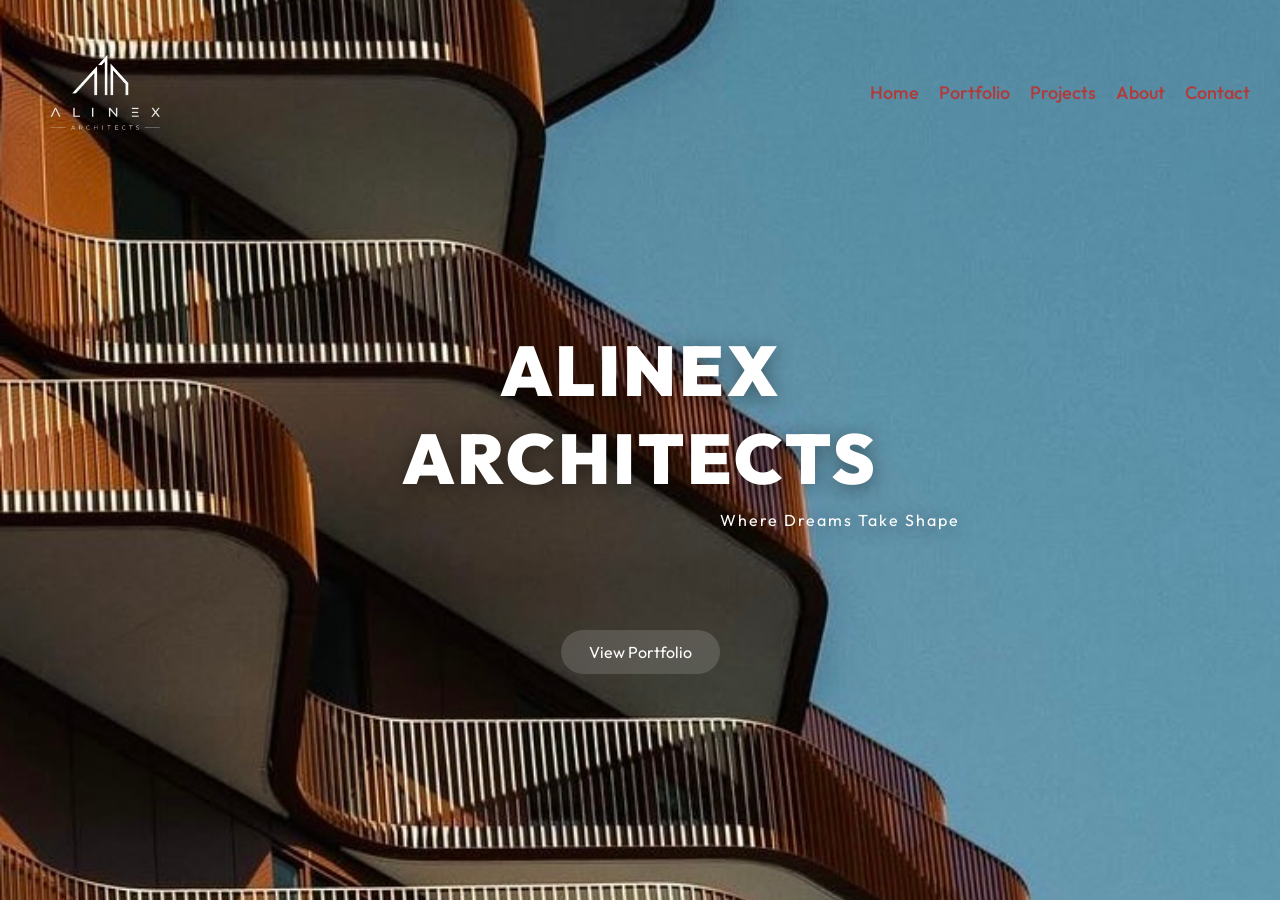
<file: index.html>
<!DOCTYPE html>
<html lang="en">
<head>
<meta charset="UTF-8">
<meta name="viewport" content="width=device-width, initial-scale=1.0">

<title>Alinex Architects</title>

<link rel="stylesheet" href="home2.css">

<link href="https://fonts.googleapis.com/css2?family=Outfit:wght@300;400;500;700;900&display=swap" rel="stylesheet">

</head>
<body>

    <!-- NAVBAR -->
    <nav class="navbar">

        <div class="logo">
            <img src="logo2.png" alt="logo">
        </div>
<div class="mobile-menu">

    <div class="menu-toggle" id="menu-toggle">
        ☰
    </div>

    <ul id="nav-links">
        <li><a href="index.html">Home</a></li>
      <li><a href="PORTFOLIO.pdf" target="_blank">Portfolio</a></li>
        <li><a href="#">Projects</a></li>
        <li><a href="about.html">About</a></li>
        <li><a href="contact.html">Contact</a></li>
        
    </ul>

</div>

    </nav>

    <!-- HERO SECTION -->
   <section class="hero">

    <!-- <div class="marquee">
        <span>🚧 Site Under Construction,
        Don't worry — we are more consistent than your motivation.
        Stay tuned. Something amazing is being built.</span>
    </div> -->

    <img src="pic5.jpeg" alt="Architecture" class="bg-img">

    <div class="hero-title">
        <div class="brand">

            <h1>ALINEX ARCHITECTS</h1>
            <p>Where Dreams Take Shape</p>

            <a href="PORTFOLIO.pdf" class="portfolio-btn">
                View Portfolio
            </a>

        </div>
    </div>

</section>
     <script>
const menuToggle = document.getElementById("menu-toggle");
const navLinks = document.getElementById("nav-links");

menuToggle.addEventListener("click", () => {
    navLinks.classList.toggle("active");
});
</script>

</body>
</html>
</file>
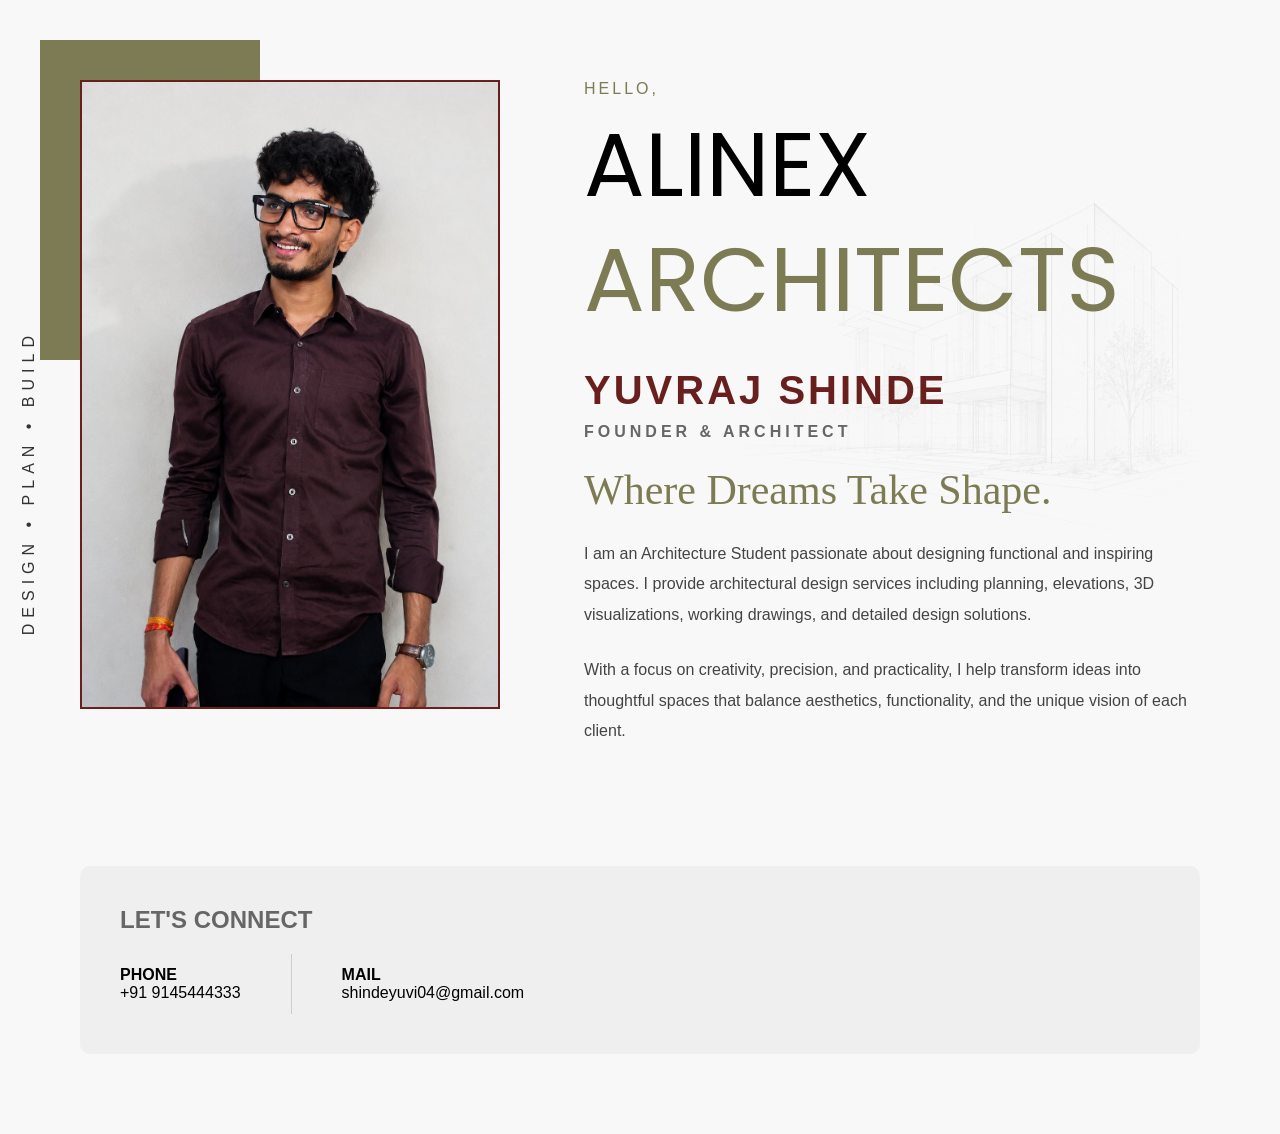
<file: about.html>
<!DOCTYPE html>
<html lang="en">
<head>
<meta charset="UTF-8">
<meta name="viewport" content="width=device-width, initial-scale=1.0">

<title>About | Alinex Architects</title>

<link rel="stylesheet" href="about.css">

<!-- <link href="https://fonts.googleapis.com/css2?family=Playfair+Display:wght@400;600&family=Outfit:wght@300;400;500;600;700&display=swap" rel="stylesheet"> -->
    <link href="https://fonts.googleapis.com/css2?family=Poppins:wght@400;500;600;700&display=swap" rel="stylesheet">

</head>
<body>

<section class="about-container">

    <!-- LEFT SIDE -->

    <div class="about-image">

        <div class="green-box"></div>

        <div class="vertical-text">
            DESIGN • PLAN • BUILD
        </div>

        <img src="yvpic.jpeg" alt="Yuvraj Shinde">

    </div>

    <!-- RIGHT SIDE -->

    <div class="about-content">

        <div class="hello">
            <span>HELLO,</span>
            <!-- <div class="line"></div> -->
        </div>

        <h1>ALINEX</h1>

        <h2>ARCHITECTS</h2>

        <h3>YUVRAJ SHINDE</h3>

        <h4>FOUNDER & ARCHITECT</h4>

        <div class="tagline">
            Where Dreams Take Shape.
        </div>

        <p>
            I am an Architecture Student passionate about designing
            functional and inspiring spaces. I provide architectural
            design services including planning, elevations,
            3D visualizations, working drawings, and detailed
            design solutions.
        </p>

        <p>
            With a focus on creativity, precision, and practicality,
            I help transform ideas into thoughtful spaces that
            balance aesthetics, functionality, and the unique
            vision of each client.
        </p>

        <img src="buildingsketch.png" class="building-sketch">

    </div>

</section>

<section class="contact-box">

    <h2>LET'S CONNECT</h2>

    <div class="contact-row">

        <div>
            <h4>PHONE</h4>
            <p>+91 9145444333</p>
        </div>

        <div class="divider"></div>

        <div>
            <h4>MAIL</h4>
            <p>shindeyuvi04@gmail.com</p>
        </div>

    </div>

</section>

</body>
</html>
</file>
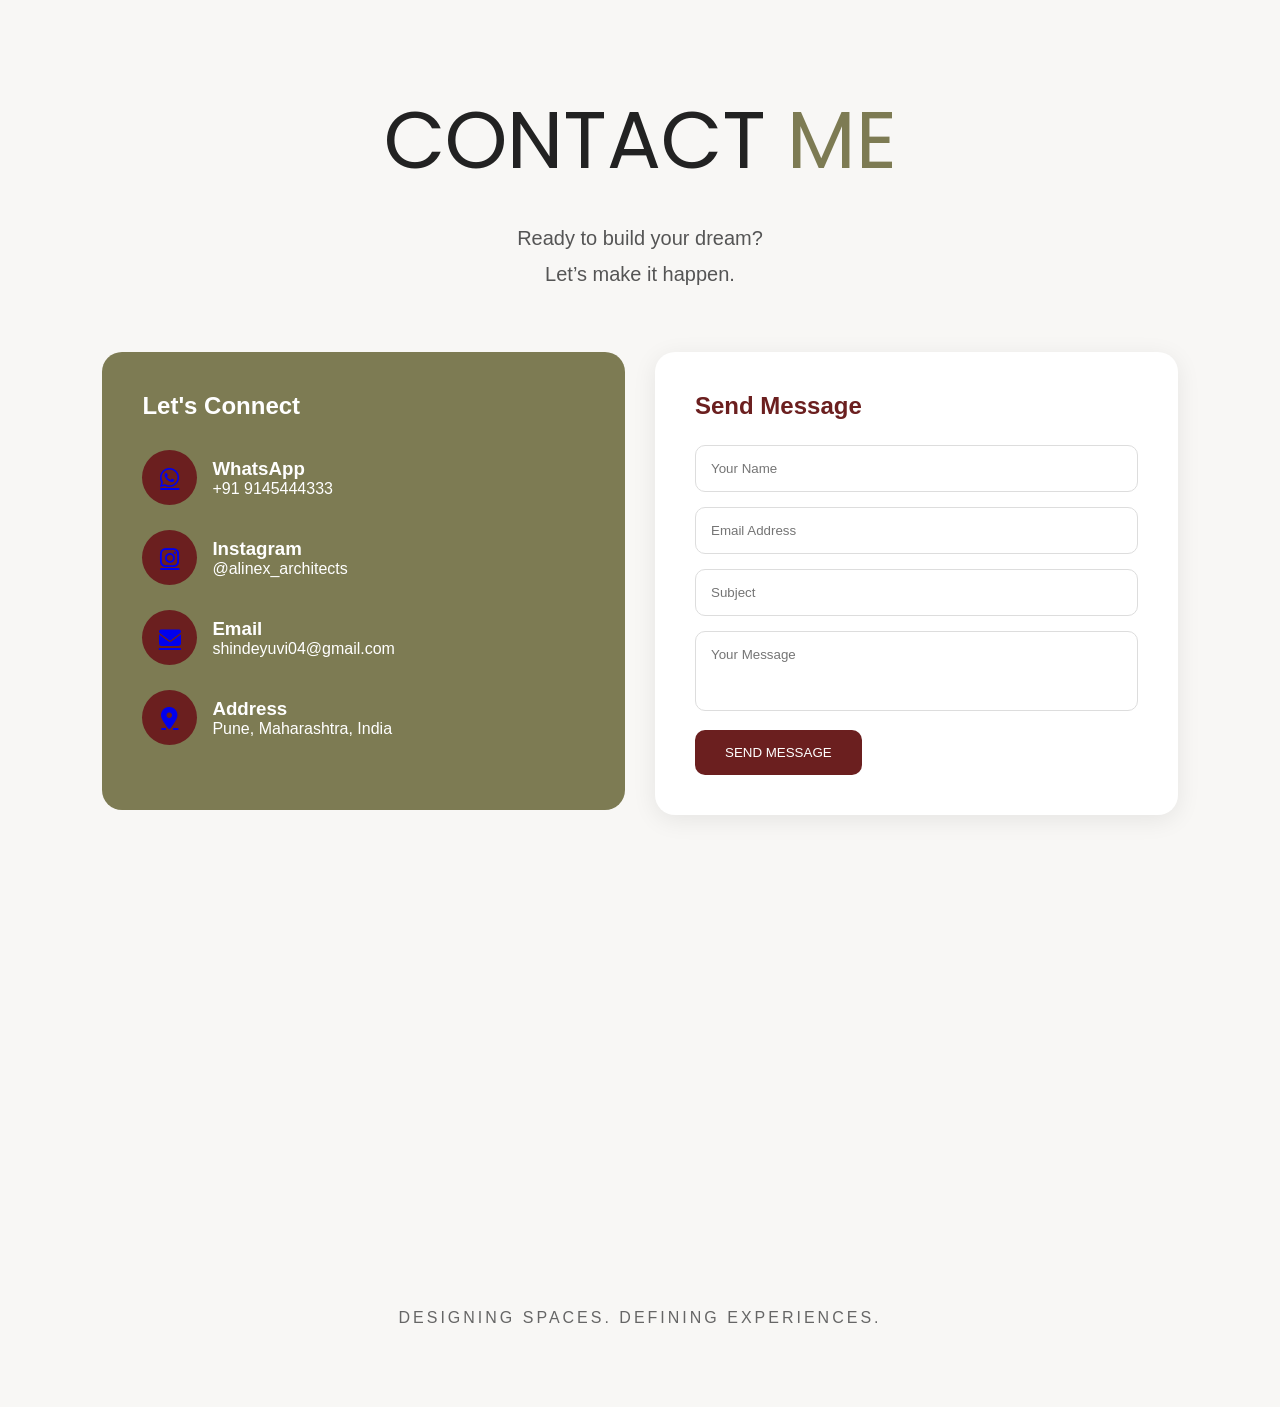
<file: contact.html>
<!DOCTYPE html>
<html lang="en">
<head>
<meta charset="UTF-8">
<meta name="viewport" content="width=device-width, initial-scale=1.0">

<title>Contact | Alinex Architects</title>

<link rel="stylesheet" href="contact.css">

<link href="https://fonts.googleapis.com/css2?family=Poppins:wght@400;500;600;700&display=swap" rel="stylesheet">


<link rel="stylesheet"
href="https://cdnjs.cloudflare.com/ajax/libs/font-awesome/6.5.1/css/all.min.css">

</head>
<script>

function showMessage(){

    alert("Message sent successfully!");

}

</script>
<body>

<section class="contact-section">

    <div class="contact-header">

        <h1>
            CONTACT <span>ME</span>
        </h1>

        <p>
            Ready to build your dream?<br>
 Let’s make it happen.
        </p>

    </div>

    <div class="contact-container">

        <!-- LEFT -->

      
<div class="contact-info">

    <h2>Let's Connect</h2>

    <!-- WhatsApp -->

    <div class="info-box">

        <a href="https://wa.me/919145444333"
           target="_blank"
           class="icon-link">

            <div class="icon">
                <i class="fa-brands fa-whatsapp"></i>
            </div>

        </a>

        <div>
            <h3>WhatsApp</h3>
            <p>+91 9145444333</p>
        </div>

    </div>

    <!-- Instagram -->

    <div class="info-box">

        <a href="https://www.instagram.com/alinex_architects/"
           target="_blank"
           class="icon-link">

            <div class="icon">
                <i class="fa-brands fa-instagram"></i>
            </div>

        </a>

        <div>
            <h3>Instagram</h3>
            <p>@alinex_architects</p>
        </div>

    </div>

    <!-- Email -->

    <div class="info-box">

        <a href="mailto:shindeyuvi04@gmail.com"
           class="icon-link">

            <div class="icon">
                <i class="fa-solid fa-envelope"></i>
            </div>

        </a>

        <div>
            <h3>Email</h3>
            <p>shindeyuvi04@gmail.com</p>
        </div>

    </div>

    <!-- Address -->

    <div class="info-box">

        <a href="https://maps.google.com/?q=Baner,Pune"
           target="_blank"
           class="icon-link">

            <div class="icon">
                <i class="fa-solid fa-location-dot"></i>
            </div>

        </a>

        <div>
            <h3>Address</h3>
            <p>Pune, Maharashtra, India</p>
        </div>

    </div>

</div>

        <!-- RIGHT -->

        <div class="contact-form">

            <h2>Send Message</h2>

            <form>

                <input type="text"
                placeholder="Your Name">

                <input type="email"
                placeholder="Email Address">

                <input type="text"
                placeholder="Subject">

                <textarea
                placeholder="Your Message"></textarea>

               <button type="button" onclick="showMessage()">
    SEND MESSAGE
</button>            </form>

        </div>

    </div>

    <!-- MAP -->

    <div class="map-section">

        <iframe src="https://www.google.com/maps/embed?pb=!1m18!1m12!1m3!1d60516.99564776086!2d73.70754846980886!3d18.559957199663213!2m3!1f0!2f0!3f0!3m2!1i1024!2i768!4f13.1!3m3!1m2!1s0x3bc2becff05dd3cb%3A0xa1911297fb7fab7d!2sBaner%2C%20Pune%2C%20Maharashtra!5e0!3m2!1sen!2sin!4v1780252589917!5m2!1sen!2sin" width="400" height="300" style="border:0;" allowfullscreen="" loading="lazy" referrerpolicy="no-referrer-when-downgrade"></iframe>    </div>

    <!-- FOOTER -->

    <div class="footer">

        DESIGNING SPACES. DEFINING EXPERIENCES.

    </div>

</section>

</body>
</html>
</file>
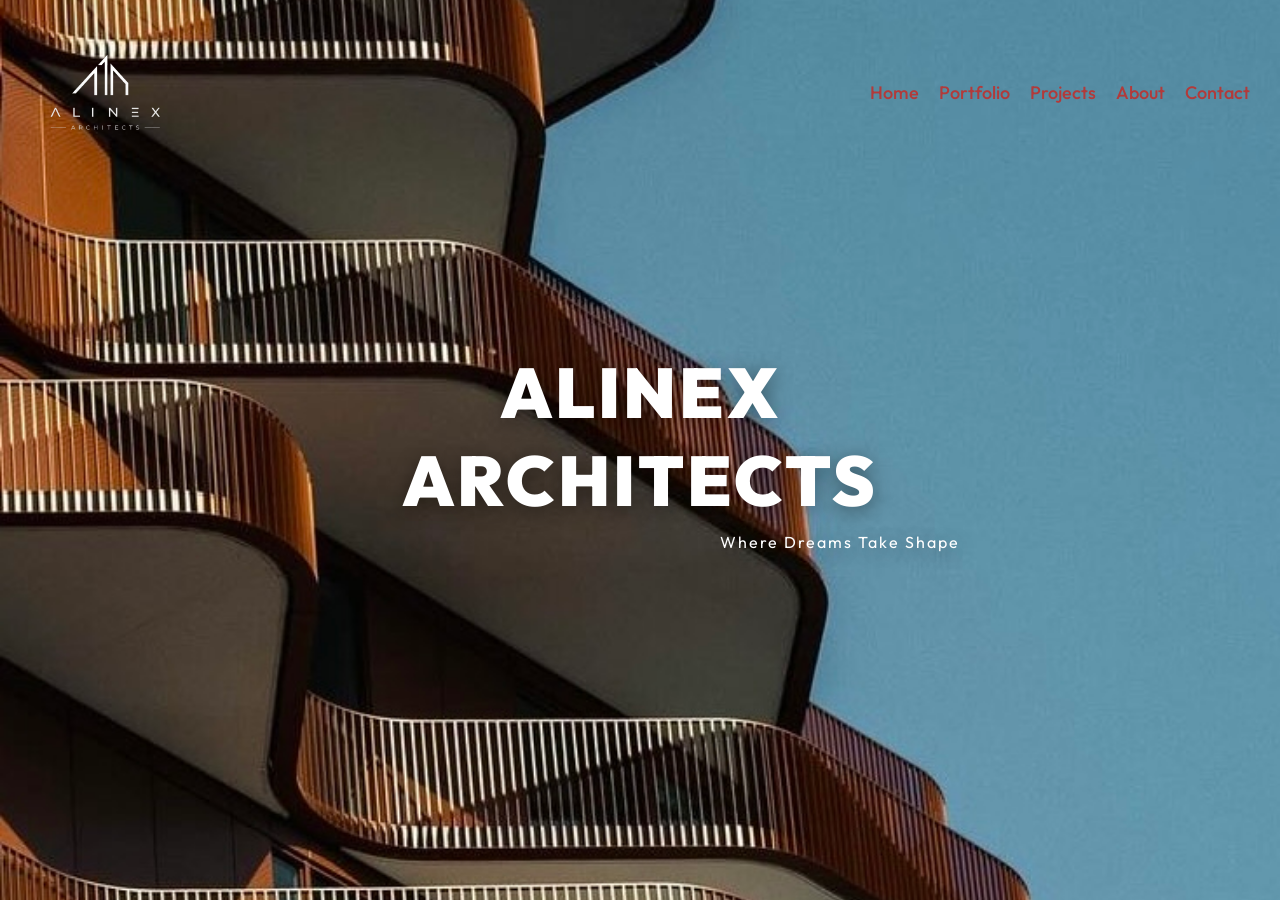
<file: home2.html>
<!DOCTYPE html>
<html lang="en">
<head>
<meta charset="UTF-8">
<meta name="viewport" content="width=device-width, initial-scale=1.0">

<title>Alinex Architects</title>

<link rel="stylesheet" href="home2.css">

<link href="https://fonts.googleapis.com/css2?family=Outfit:wght@300;400;500;700;900&display=swap" rel="stylesheet">

</head>
<body>

    <!-- NAVBAR -->
    <nav class="navbar">

        <div class="logo">
            <img src="logo2.png" alt="logo">
        </div>
<div class="mobile-menu">

    <div class="menu-toggle" id="menu-toggle">
        ☰
    </div>

    <ul id="nav-links">
        <li><a href="#">Home</a></li>
        <li><a href="PORTFOLIO.pdf" target="_blank">Portfolio</a></li>
        <li><a href="#">Projects</a></li>
        <li><a href="about.html">About</a></li>
        <li><a href="contact.html">Contact</a></li>
        
    </ul>

</div>

    </nav>

    <!-- HERO SECTION -->
    <section class="hero">
<div class="marquee">
    <!-- for marquee -->
    <span>🚧 Site Under Construction,
Don't worry — we are more consistent than your motivation.

Stay tuned. Something amazing is being built.</span>
</div>
        <img src="pic5.jpeg" alt="Architecture" class="bg-img">

        <div class="hero-title">

            <div class="brand">

                <h1>ALINEX ARCHITECTS</h1>

                <p>Where Dreams Take Shape</p>

            </div>

        </div>

    </section>

     <script>
const menuToggle = document.getElementById("menu-toggle");
const navLinks = document.getElementById("nav-links");

menuToggle.addEventListener("click", () => {
    navLinks.classList.toggle("active");
});
</script>

</body>
</html>
</file>
<file: home2.css>
/* RESET */
*{
    margin:0;
    padding:0;
    box-sizing:border-box;
}

/* BODY */
body{
    font-family:'Outfit', sans-serif;
    overflow-x:hidden;
}

/* NAVBAR */
.navbar{
    position:fixed;
    top:0;
    width:100%;

    display:flex;
    justify-content:space-between;
    align-items:center;

    padding:15px 30px;

    z-index:1000;
}
.mobile-menu{
    position:relative;
}
/* LOGO */
.logo img{
    height:150px;
}

/* NAV LINKS */
.navbar ul{
    display:flex;
    gap:20px;
    list-style:none;
}

.navbar ul li a{
    text-decoration:none;
    color:#b23a3a;
    font-size:18px;
    font-weight:500;
    transition:0.3s;
}

.navbar ul li a:hover{
    color:#5f7742;
}

/* HERO */
.hero{
    position:relative;
    width:100%;
    height:100vh;
}

/* IMAGE */
.bg-img{
    width:100%;
    height:100%;
    object-fit:cover;
}

/* CENTER TEXT */
.hero-title{
    position:absolute;
    top:50%;
    left:50%;
    transform:translate(-50%, -50%);
}

/* BRAND */
.brand{
    text-align:center;
}

/* MAIN TITLE */
.brand h1{
    font-size:70px;     /* smaller than previous */
    font-weight:900;
    color:white;
    letter-spacing:3px;
    text-transform:uppercase;
    text-shadow:0 4px 20px rgba(0,0,0,0.4);
}

/* SUB TITLE */
.brand p{
    margin-top:8px;
    text-align:right;
    font-size:16px;
    font-weight:400;
    color:white;
    letter-spacing:2px;
    text-shadow:0 4px 20px rgba(0,0,0,0.4);
}

/* Hide hamburger on desktop */
.menu-toggle{
    display:none;
    font-size:32px;
    cursor:pointer;
    color:#b23a3a;
}

/* Mobile */
@media screen and (max-width:768px){

   .logo img{
    margin-left:-30px;
}
    
    .menu-toggle{
        display:block;
    }

    .navbar ul{
    display:none;
    flex-direction:column;

    position:absolute;

    top:100%;
    right:0;

    margin-top:3px;

    background:white;

    padding:10px 7px;

    border-radius:10px;

    box-shadow:0 5px 20px rgba(0,0,0,0.2);

    min-width:180px;
}

    .menu-toggle{
    display:block;
    position:relative;
}
    .navbar ul.active{
        display:flex;
    }

    .brand h1{
        font-size:45px;
    }

    .brand p{
        font-size:15px;
    }
}


/* for maruqee */
.marquee{
    position:absolute;
    top:150px;
    width:100%;
    overflow:hidden;
    white-space:nowrap;
    color:white;
    /* color:#d4af37; */
}

.marquee span{
    display:inline-block;
    padding-left:100%;

    font-size:60px;
    font-weight:900;

    color:rgba(255,255,255,0.15);

    text-transform:uppercase;

    animation:scroll 20s linear infinite;
}

.portfolio-btn{
    display:inline-flex;
    align-items:center;
    gap:15px;
    padding:12px 28px;
    border:none;
    border-radius:50px;
    color:white;
    text-decoration:none;
    background:rgba(255,255,255,0.15);
    backdrop-filter:blur(10px);
    position:relative;
    top:100px;
}

/* .portfolio-btn{
    display:inline-block;
    margin-top:25px;
    padding:12px 28px;
    border-radius:50px;
    background:rgba(255,255,255,0.2);
    backdrop-filter:blur(10px);
    color:white;
    text-decoration:none;
    font-weight:500;
    position:relative;
    top:30px;
} */

@keyframes scroll{
    from{
        transform:translateX(0);
    }

    to{
        transform:translateX(-100%);
    }
}
</file>
<file: about.css>
*{
    margin:0;
    padding:0;
    box-sizing:border-box;
}

body{
    background:#f8f8f8;
    font-family:'Outfit',sans-serif;
}

.about-container{

    width:100%;

    display:flex;

    justify-content:space-between;

    padding:80px;

    position:relative;
}

/* LEFT */

.about-image{

    width:40%;

    position:relative;
}

.green-box{

    position:absolute;

    width:220px;
    height:320px;

    background:#7d7b53;

    top:-40px;
    left:-40px;

    z-index:1;
}

.about-image img{

    width:420px;

    border:2px solid #6a1f1f;

    position:relative;

    z-index:2;
}

.vertical-text{

    position:absolute;

    left:-60px;
    top:250px;

    writing-mode:vertical-rl;

    transform:rotate(180deg);

    letter-spacing:6px;

    color:#333;
}

/* RIGHT */

.about-content{

    width:55%;

    position:relative;
}

.hello{

    display:flex;

    align-items:center;

    gap:20px;
}

.line{

    width:250px;

    height:2px;

    background:#7d7b53;
}

.hello span{

    color:#7d7b53;

    letter-spacing:3px;
}

.about-content h1{

    font-size:90px;

    font-family:'Poppins',sans-serif;

    font-weight:400;
}

.about-content h2{

    font-size:90px;

    color:#7d7b53;

    font-family:'Poppins',sans-serif;

    font-weight:400;

    margin-top:-20px;
}

.about-content h3{

    margin-top:20px;

    color:#6a1f1f;

    font-size:40px;

    letter-spacing:3px;
}

.about-content h4{

    color:#666;

    letter-spacing:4px;

    margin-top:10px;
}

.tagline{

    margin-top:25px;

    font-size:42px;

    color:#7d7b53;

    font-family:cursive;
}

.about-content p{

    margin-top:25px;

    max-width:650px;

    line-height:1.9;

    color:#444;
}

.building-sketch{

    position:absolute;

    right:0;

    top:100px;

    width:550px;

    opacity:0.12;

    z-index:-1;
}

/* CONTACT */

.contact-box{

    margin:40px 80px 80px;

    padding:40px;

    background:#efefef;

    border-radius:10px;
}

.contact-box h2{

    color:#666;

    margin-bottom:20px;
}

.contact-row{

    display:flex;

    align-items:center;

    gap:50px;
}

.divider{

    width:1px;

    height:60px;

    background:#ccc;
}

/* =========================
   MOBILE VIEW
========================= */

@media screen and (max-width:768px){

    .about-container{
        flex-direction:column;
        padding:40px 20px;
        overflow:hidden;
    }

    /* LEFT SECTION */

    .about-image{
        width:100%;
        display:flex;
        justify-content:center;
        position:relative;
        margin-bottom:40px;
    }

    .green-box{
        width:140px;
        height:220px;

        top:-20px;
        left:20px;
    }

    .about-image img{
        width:280px;
        max-width:100%;
    }

    .vertical-text{
        left:-5px;
        top:120px;

        font-size:10px;
        letter-spacing:3px;
    }

    /* RIGHT SECTION */

    .about-content{
        width:100%;
        text-align:left;
    }

    .hello{
        gap:10px;
    }

    .line{
        width:100px;
    }

    .about-content h1{
        font-size:52px;
        line-height:1;
    }

    .about-content h2{
        font-size:52px;
        line-height:1;
        margin-top:-5px;
    }

    .about-content h3{
        font-size:26px;
        letter-spacing:1px;
    }

    .about-content h4{
        font-size:12px;
        letter-spacing:2px;
    }

    .tagline{
        font-size:28px;
    }

    .about-content p{
        font-size:15px;
        line-height:1.8;
    }

    /* BUILDING SKETCH */

    .building-sketch{
        width:100%;
        right:0;
        top:250px;
        opacity:0.08;
    }

    /* CONTACT */

    .contact-box{
        margin:20px;
        padding:25px;
    }

    .contact-box h2{
        font-size:22px;
    }

    .contact-row{
        flex-direction:column;
        align-items:flex-start;
        gap:20px;
    }

    .divider{
        display:none;
    }
}
</file>
<file: contact.css>
*{
    margin:0;
    padding:0;
    box-sizing:border-box;
}

body{
    font-family:'Outfit',sans-serif;
    background:#f8f7f5;
    color:#222;
}

/* HEADER */

.contact-section{
    padding:80px 8%;
}

.contact-header{
    text-align:center;
    margin-bottom:60px;
}

.contact-header h1{
    font-family:'Poppins',sans-serif;
    font-size:80px;
    font-weight:400;
}

.contact-header span{
    color:#7d7b53;
}

.contact-header p{
    margin-top:20px;
    font-size:20px;
    color:#555;
    line-height:1.8;
}

/* MAIN SECTION */

.contact-container{

    display:flex;

    gap:30px;

    align-items:flex-start;
}

/* LEFT CARD */

.contact-info{

    background:#7d7b53;

    color:white;

    padding:40px;

    border-radius:20px;

    width:50%;
}

.contact-info h2{
    margin-bottom:30px;
}

.info-box{
    display:flex;
    gap:15px;
    margin-bottom:25px;
    align-items:center;
}

.icon{
    width:55px;
    height:55px;

    background:#6b1f1f;

    border-radius:50%;

    display:flex;
    justify-content:center;
    align-items:center;

    font-size:22px;
}

/* FORM */

.contact-form{

    background:white;

    padding:40px;

    border-radius:20px;

    width:50%;

    box-shadow:0 5px 25px rgba(0,0,0,0.08);
}

.contact-form h2{
    margin-bottom:25px;
    color:#6b1f1f;
}

.contact-form input,
.contact-form textarea{

    width:100%;

    padding:15px;

    margin-bottom:15px;

    border:1px solid #ddd;

    border-radius:10px;

    font-family:'Outfit',sans-serif;
}

.contact-form textarea{
    height:80px;
    resize:none;
}

.contact-form button{

    background:#6b1f1f;

    color:white;

    border:none;

    padding:15px 30px;

    border-radius:10px;

    cursor:pointer;

    transition:.3s;
}

.contact-form button:hover{
    background:#7d7b53;
}

/* MAP */

.map-section{
    margin-top:50px;
}

.map-section iframe{

    width:100%;

    height:400px;

    border:none;

    border-radius:20px;
}

/* FOOTER */

.footer{

    text-align:center;

    margin-top:40px;

    color:#666;

    letter-spacing:3px;
}

/* MOBILE */
@media(max-width:768px){

    .contact-header h1{
        font-size:50px;
    }

    .contact-header p{
        font-size:16px;
    }

    .contact-container{

        display:flex;

        flex-direction:column;

        gap:20px;
    }

    .contact-info{

        width:100%;

        padding:25px;
    }

    .contact-form{

        width:100%;

        padding:25px;
    }

    .contact-form textarea{

        height:120px;
    }

    .map-section iframe{

        width:100%;

        height:250px;
    }

    .info-box{

        margin-bottom:15px;
    }

    .icon{

        width:45px;
        height:45px;

        font-size:18px;
    }

    .footer{

        font-size:12px;

        letter-spacing:2px;
    }
}
</file>
